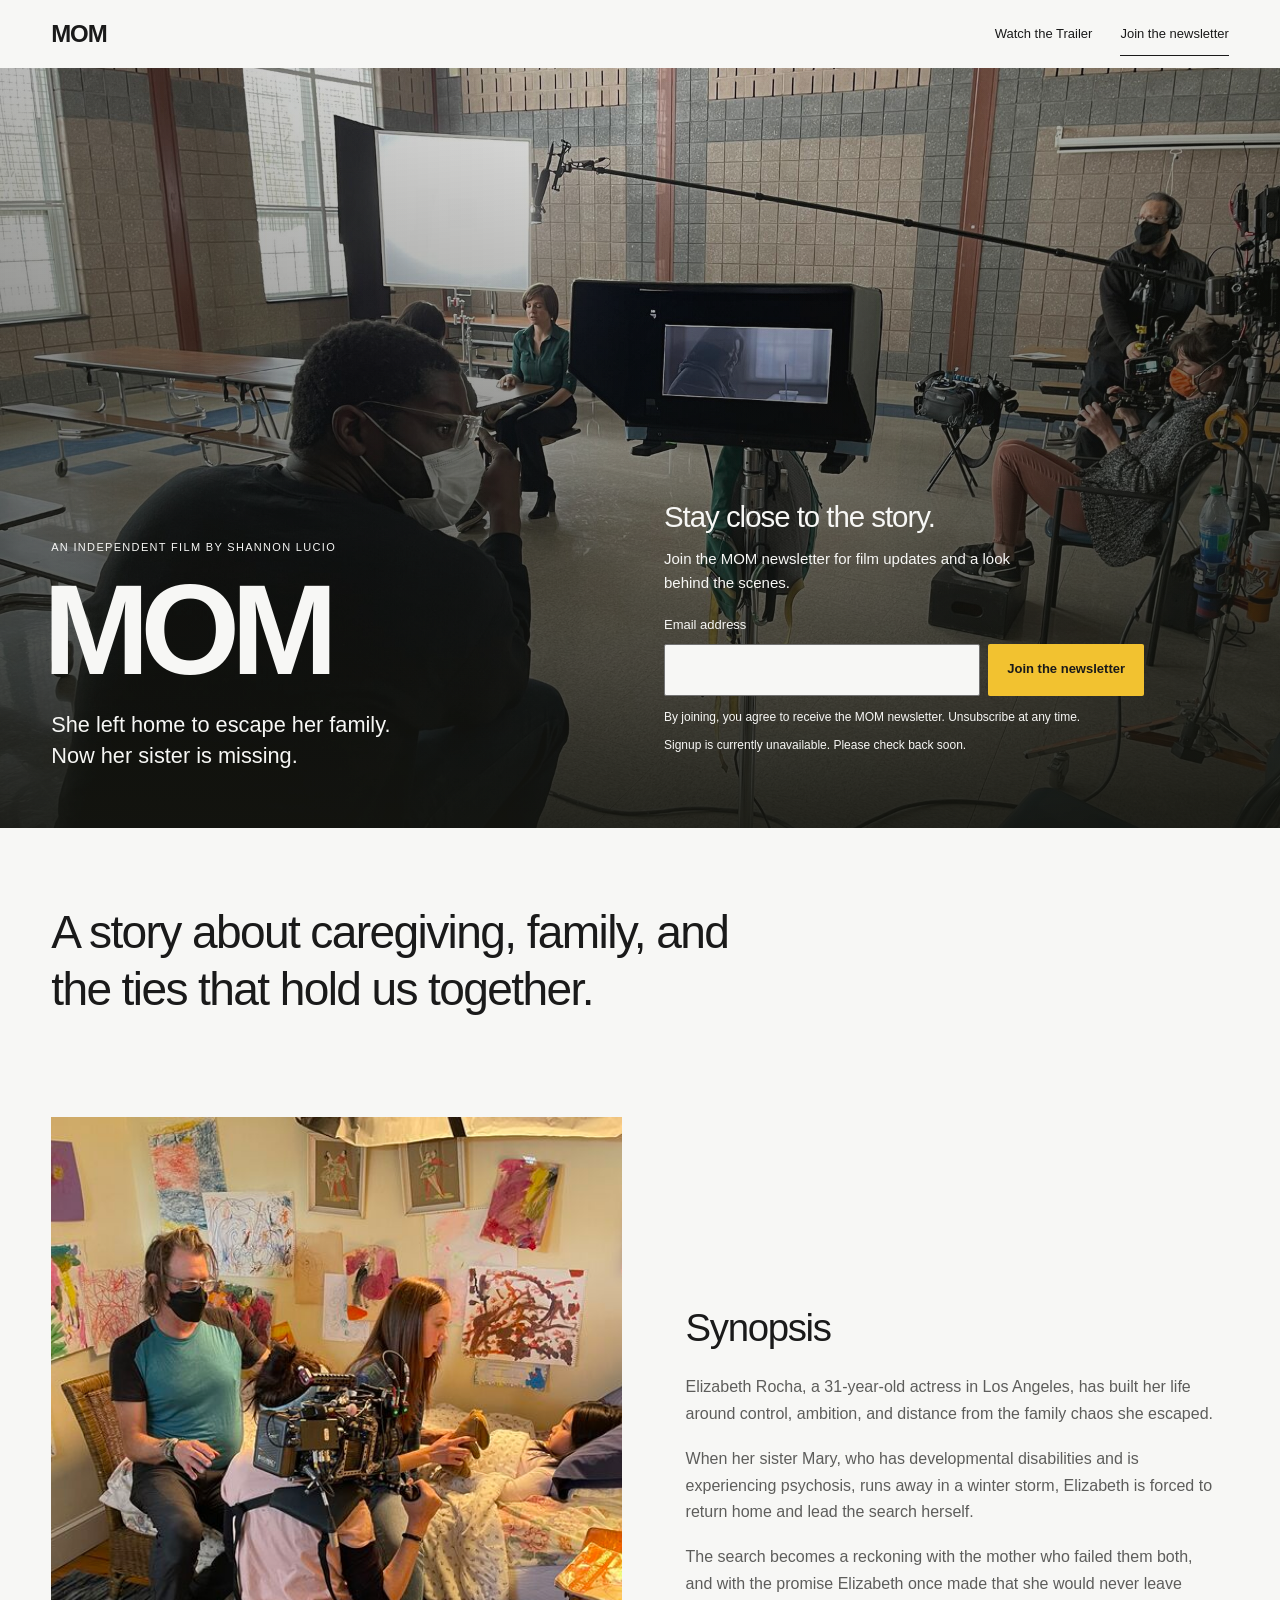
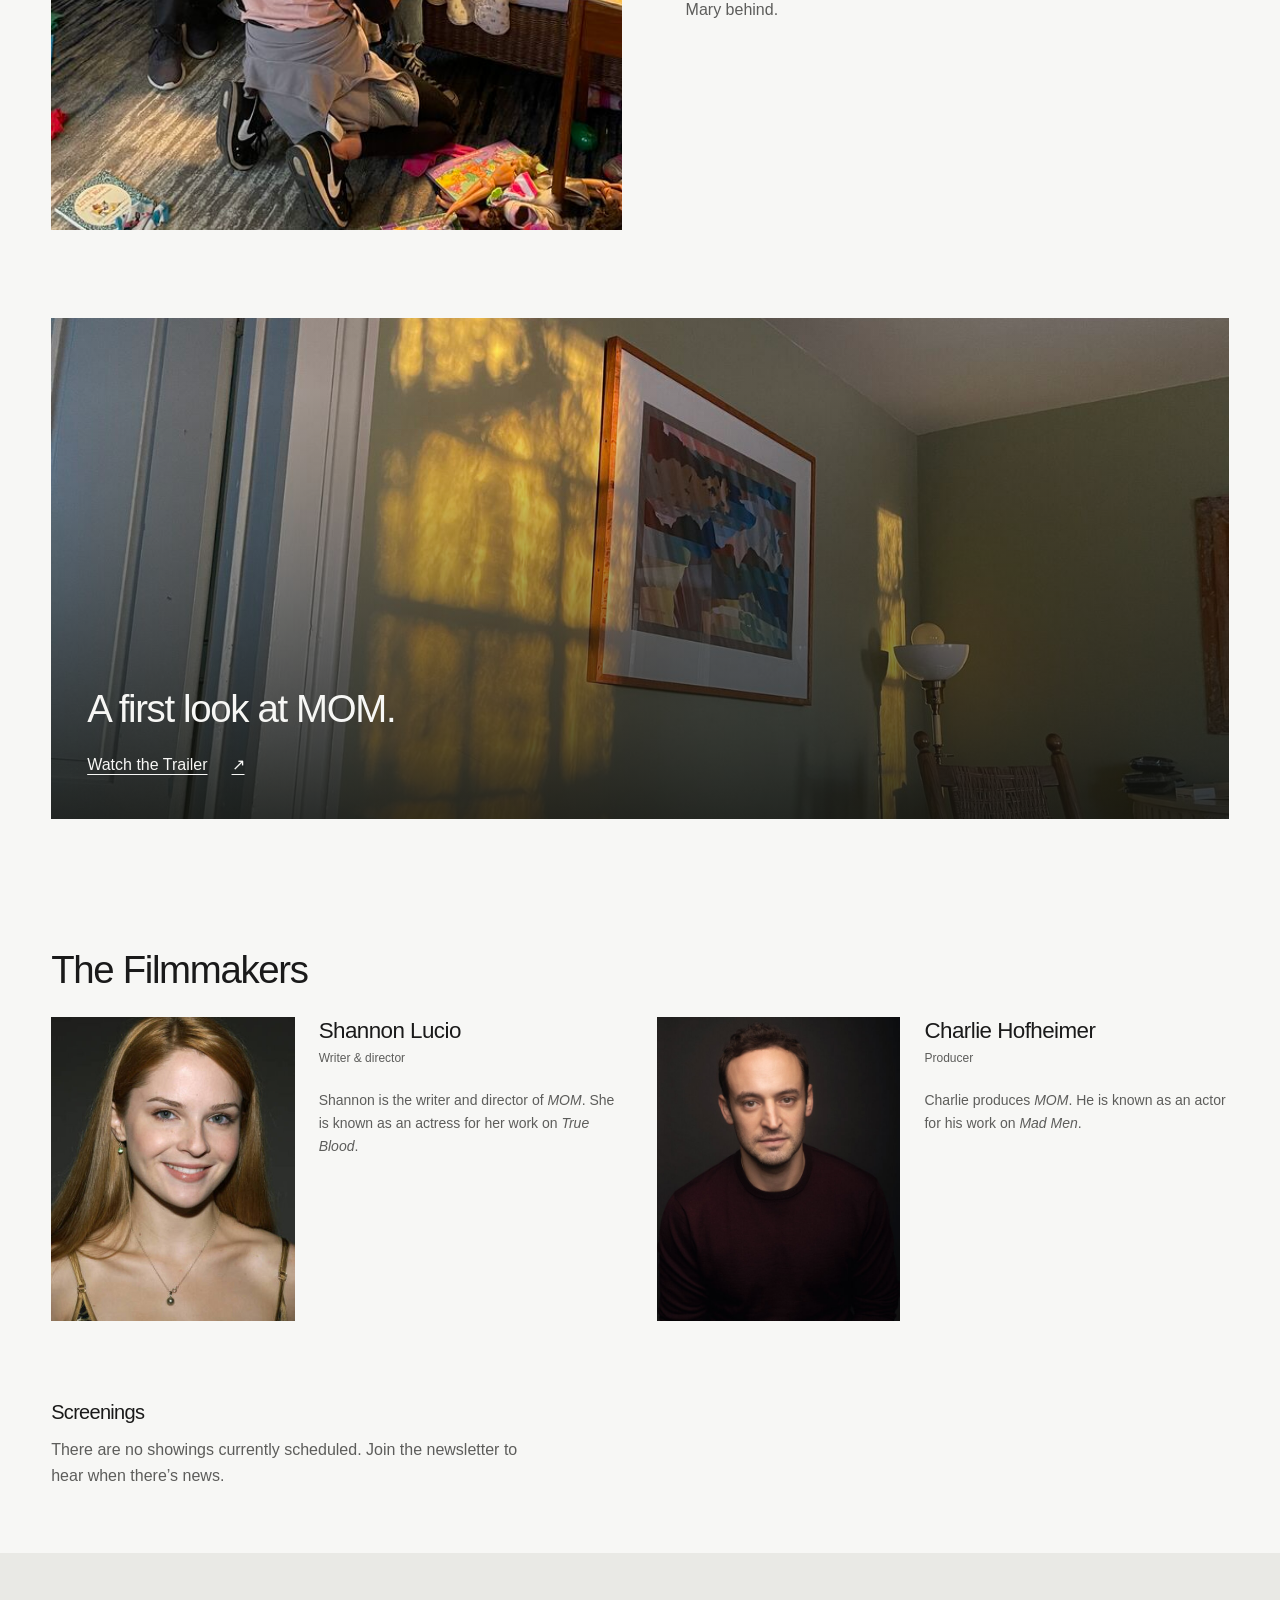
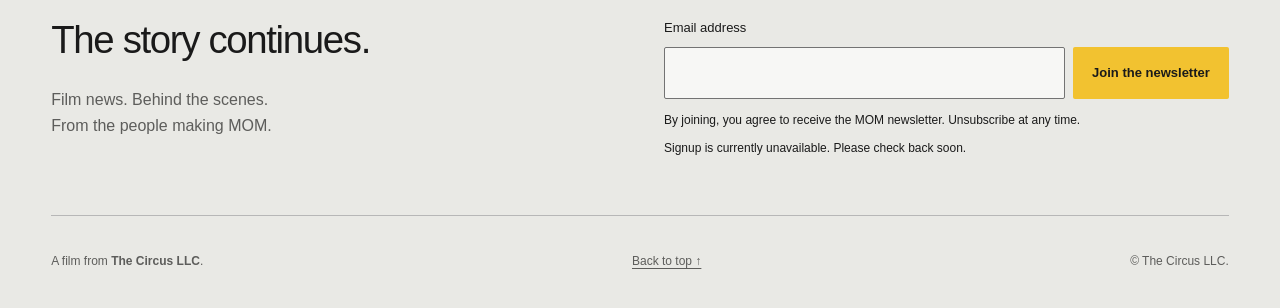
<file: index.html>
<!doctype html>
<html lang="en" data-theme="light">
<head>
  <meta charset="utf-8">
  <meta name="viewport" content="width=device-width, initial-scale=1">
  <title>MOM — a film</title>
  <meta name="description" content="MOM is an independent narrative feature about a woman who returns home to search for her missing sister, and the family she spent years trying to escape.">
  <meta name="theme-color" content="#f7f7f5">
  <link rel="stylesheet" href="assets/css/tokens.css">
  <link rel="stylesheet" href="assets/css/styles.css">
  <script src="assets/js/layout.js"></script>
  <script src="assets/js/signup-config.js" defer></script>
  <script src="assets/js/forms.js" defer></script>
  <script src="assets/js/motion.js" defer></script>
</head>
<body>
  <a class="skip-link" href="#main">Skip to content</a>
  <header class="site-header">
    <div class="wrap">
      <a class="wordmark" href="./" translate="no">MOM</a>
      <nav aria-label="Main navigation">
        <a href="watch/">Watch the Trailer</a>
        <a href="#newsletter" class="nav-signup">Join the newsletter</a>
      </nav>
    </div>
  </header>
  <main id="main">
    <section class="hero" aria-labelledby="film-title">
      <div class="hero-visual" aria-hidden="true"><img src="assets/img/hero-bts.jpg" alt="" width="1920" height="1440" fetchpriority="high"></div>
      <div class="wrap hero-inner">
        <div class="hero-copy">
          <p class="eyebrow">An independent film by Shannon Lucio</p>
          <h1 id="film-title" translate="no">MOM</h1>
          <p class="lead">She left home to escape her family.<br>Now her sister is missing.</p>
        </div>
        <div class="hero-signup" id="newsletter">
          <h2>Stay close to the story.</h2>
          <p>Join the MOM newsletter for film updates and a look behind the scenes.</p>
          <form id="hero-newsletter-form" class="newsletter-form" data-newsletter novalidate>
            <label for="hero-email">Email address</label>
            <div class="signup-row">
              <input id="hero-email" name="email" type="email" autocomplete="email" inputmode="email" spellcheck="false" required aria-describedby="hero-consent hero-status">
              <button type="submit" class="btn btn-primary" disabled>Join the newsletter</button>
            </div>
            <p class="consent" id="hero-consent">By joining, you agree to receive the MOM newsletter. Unsubscribe at any time.</p>
            <p class="form-status" id="hero-status" role="status" aria-live="polite">Signup is currently unavailable. Please check back soon.</p>
          </form>
        </div>
      </div>
    </section>
    <section id="blurb"><div class="wrap"><p class="blurb-text">A story about caregiving, family, and the ties that hold us together.</p></div></section>
    <section id="synopsis">
      <div class="wrap two-col">
        <figure class="section-photo"><img src="assets/img/synopsis.jpg" alt="Behind the scenes on the MOM proof-of-concept short" width="900" height="675" loading="lazy"></figure>
        <div class="body-copy">
          <h2>Synopsis</h2>
          <p>Elizabeth Rocha, a 31-year-old actress in Los Angeles, has built her life around control, ambition, and distance from the family chaos she escaped.</p>
          <p>When her sister Mary, who has developmental disabilities and is experiencing psychosis, runs away in a winter storm, Elizabeth is forced to return home and lead the search herself.</p>
          <p>The search becomes a reckoning with the mother who failed them both, and with the promise Elizabeth once made that she would never leave Mary behind.</p>
        </div>
      </div>
    </section>
    <section id="trailer"><div class="wrap"><div class="trailer-scene">
      <img src="assets/img/watch-section.jpg" alt="MOM production still, standing in for the trailer embed" width="1400" height="1050" loading="lazy">
      <div class="trailer-copy"><h2>A first look at MOM.</h2><a href="watch/" class="text-link">Watch the Trailer <span aria-hidden="true">↗</span></a></div>
    </div></div></section>
    <section id="filmmakers"><div class="wrap">
      <h2>The Filmmakers</h2>
      <div class="filmmakers-grid">
        <article class="filmmaker">
          <img class="filmmaker-photo" src="assets/img/shannon-lucio.jpg" alt="Shannon Lucio" width="444" height="700" loading="lazy">
          <div><h3>Shannon Lucio</h3><p class="role">Writer &amp; director</p><p class="bio">Shannon is the writer and director of <em>MOM</em>. She is known as an actress for her work on <em>True Blood</em>.</p></div>
        </article>
        <article class="filmmaker">
          <img class="filmmaker-photo" src="assets/img/charlie-hofheimer.jpg" alt="Charlie Hofheimer" width="560" height="700" loading="lazy">
          <div><h3>Charlie Hofheimer</h3><p class="role">Producer</p><p class="bio">Charlie produces <em>MOM</em>. He is known as an actor for his work on <em>Mad Men</em>.</p></div>
        </article>
      </div>
    </div></section>
    <section id="screenings"><div class="wrap screenings-inner"><h2>Screenings</h2><p>There are no showings currently scheduled. Join the newsletter to hear when there’s news.</p></div></section>
  </main>
  <footer class="site-footer"><div class="wrap footer-grid">
    <div class="footer-intro"><h2>The story continues.</h2><p>Film news. Behind the scenes.<br>From the people making MOM.</p></div>
    <div class="footer-col">
      <form id="newsletter-form" class="newsletter-form" data-newsletter novalidate>
        <!-- Retain existing field IDs/names/order for integration. Names are not requested by default. -->
        <input id="nf-first" name="first-name" type="hidden" value="">
        <input id="nf-last" name="last-name" type="hidden" value="">
        <label for="nf-email">Email address</label>
        <div class="signup-row">
          <input id="nf-email" name="email" type="email" autocomplete="email" inputmode="email" spellcheck="false" required aria-describedby="nf-consent nf-status">
          <button type="submit" class="btn btn-primary" disabled>Join the newsletter</button>
        </div>
        <p class="consent" id="nf-consent">By joining, you agree to receive the MOM newsletter. Unsubscribe at any time.</p>
        <p class="form-status" id="nf-status" role="status" aria-live="polite">Signup is currently unavailable. Please check back soon.</p>
      </form>
    </div>
    <div class="footer-legal"><p>A film from <strong>The Circus LLC</strong>.</p><a href="#main">Back to top ↑</a><p>&copy; The Circus LLC.</p></div>
  </div></footer>
</body>
</html>
</file>
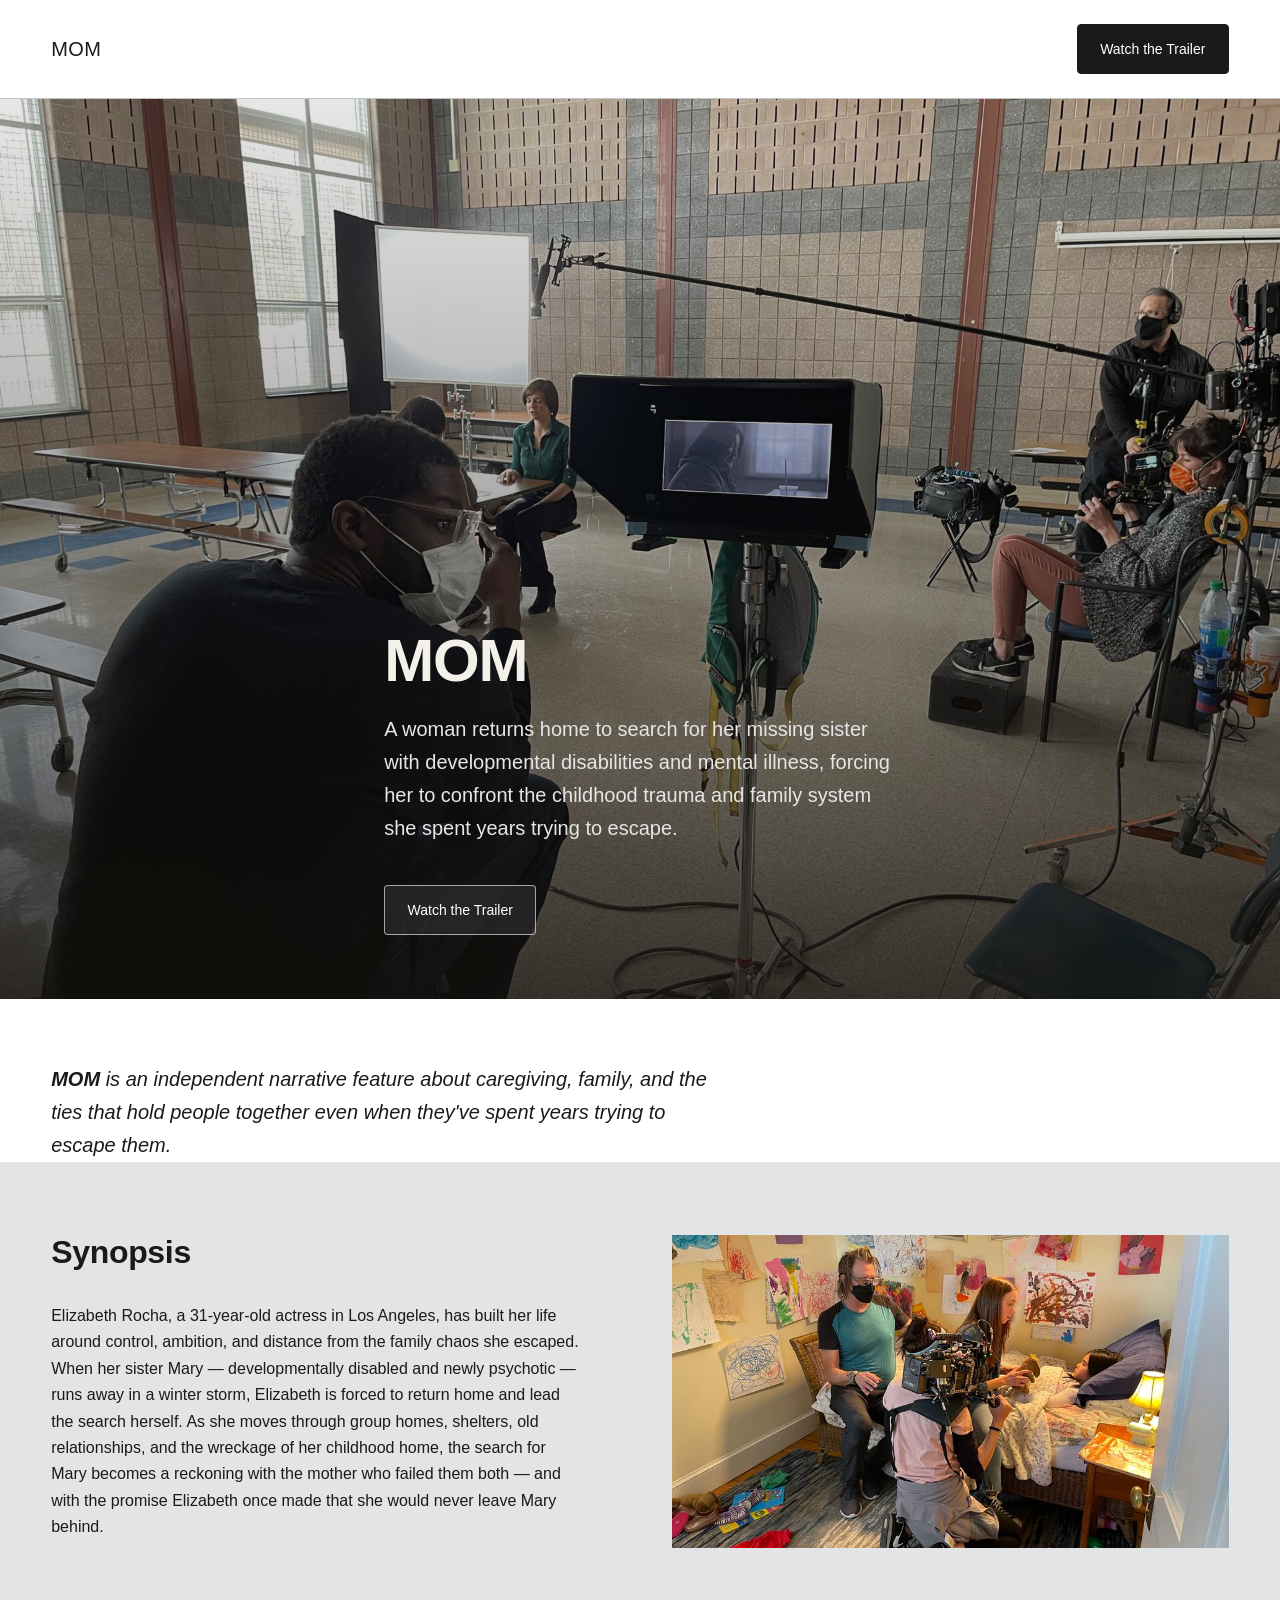
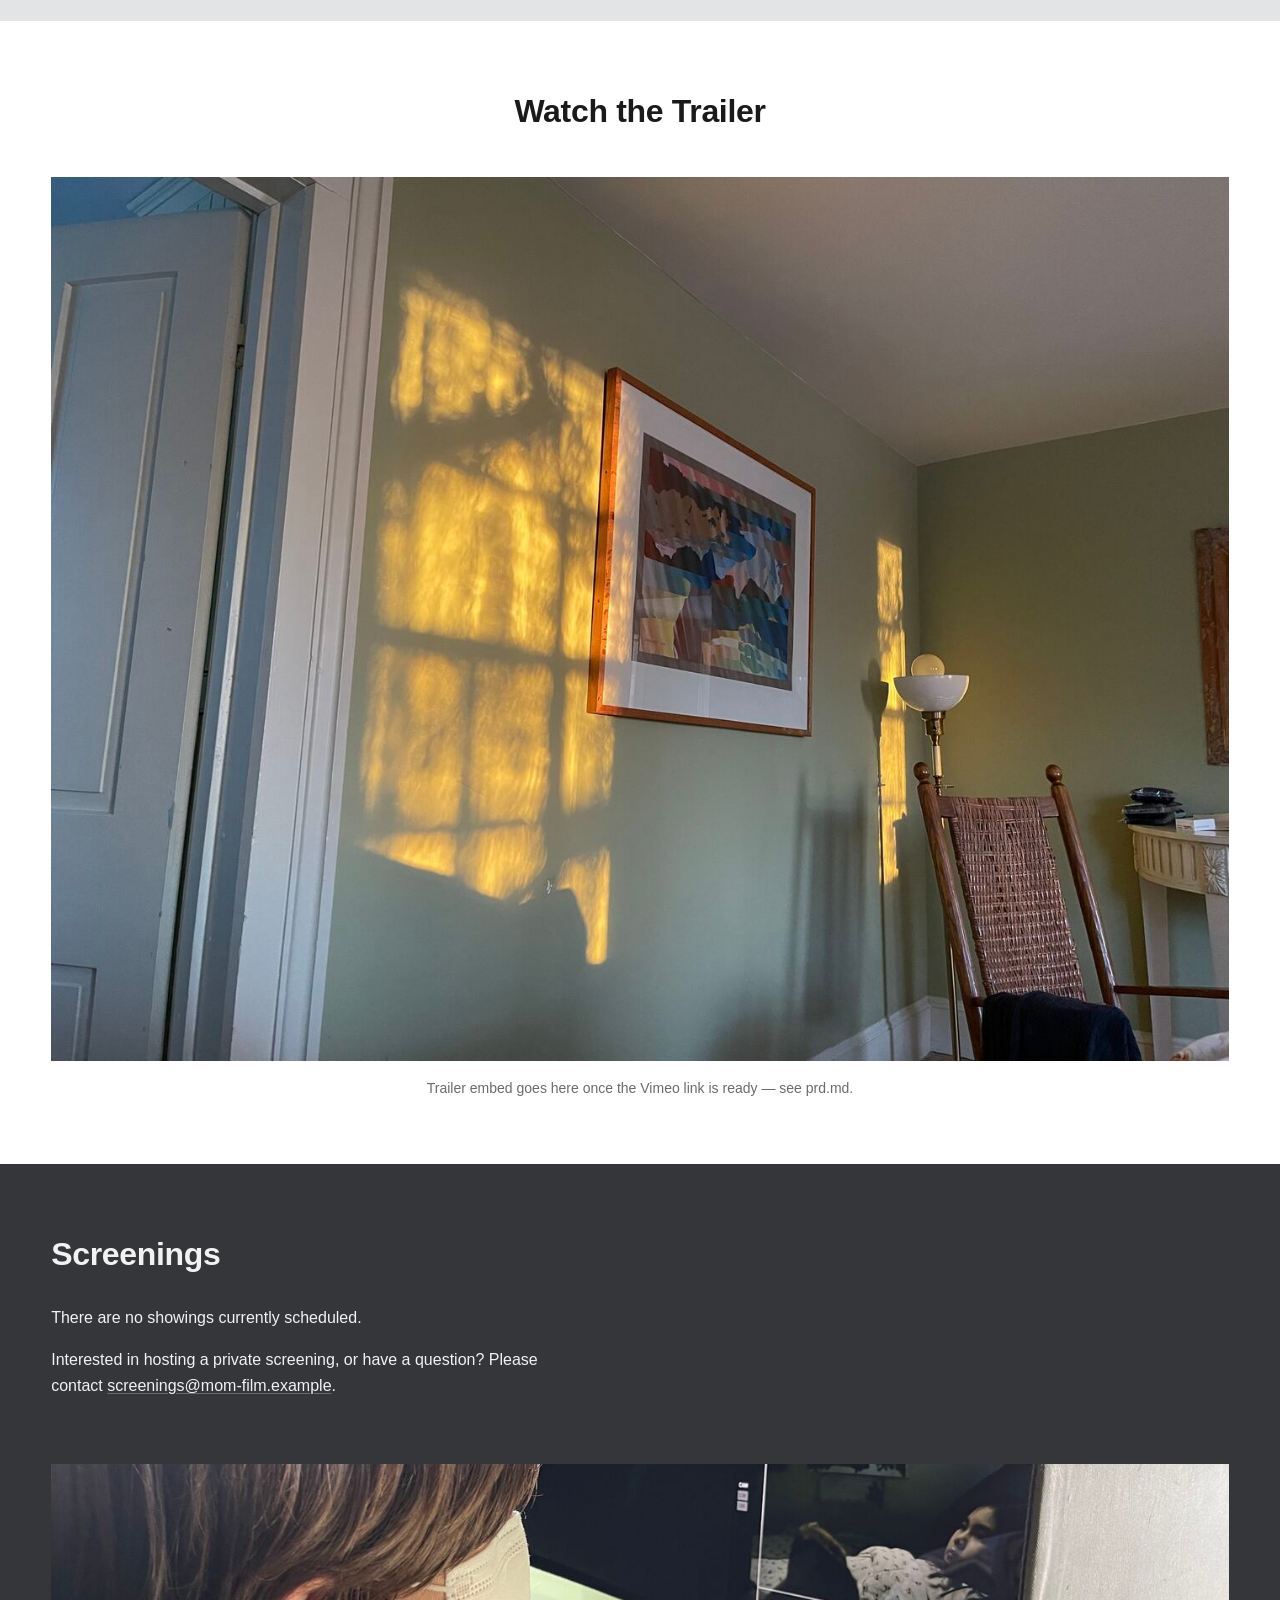
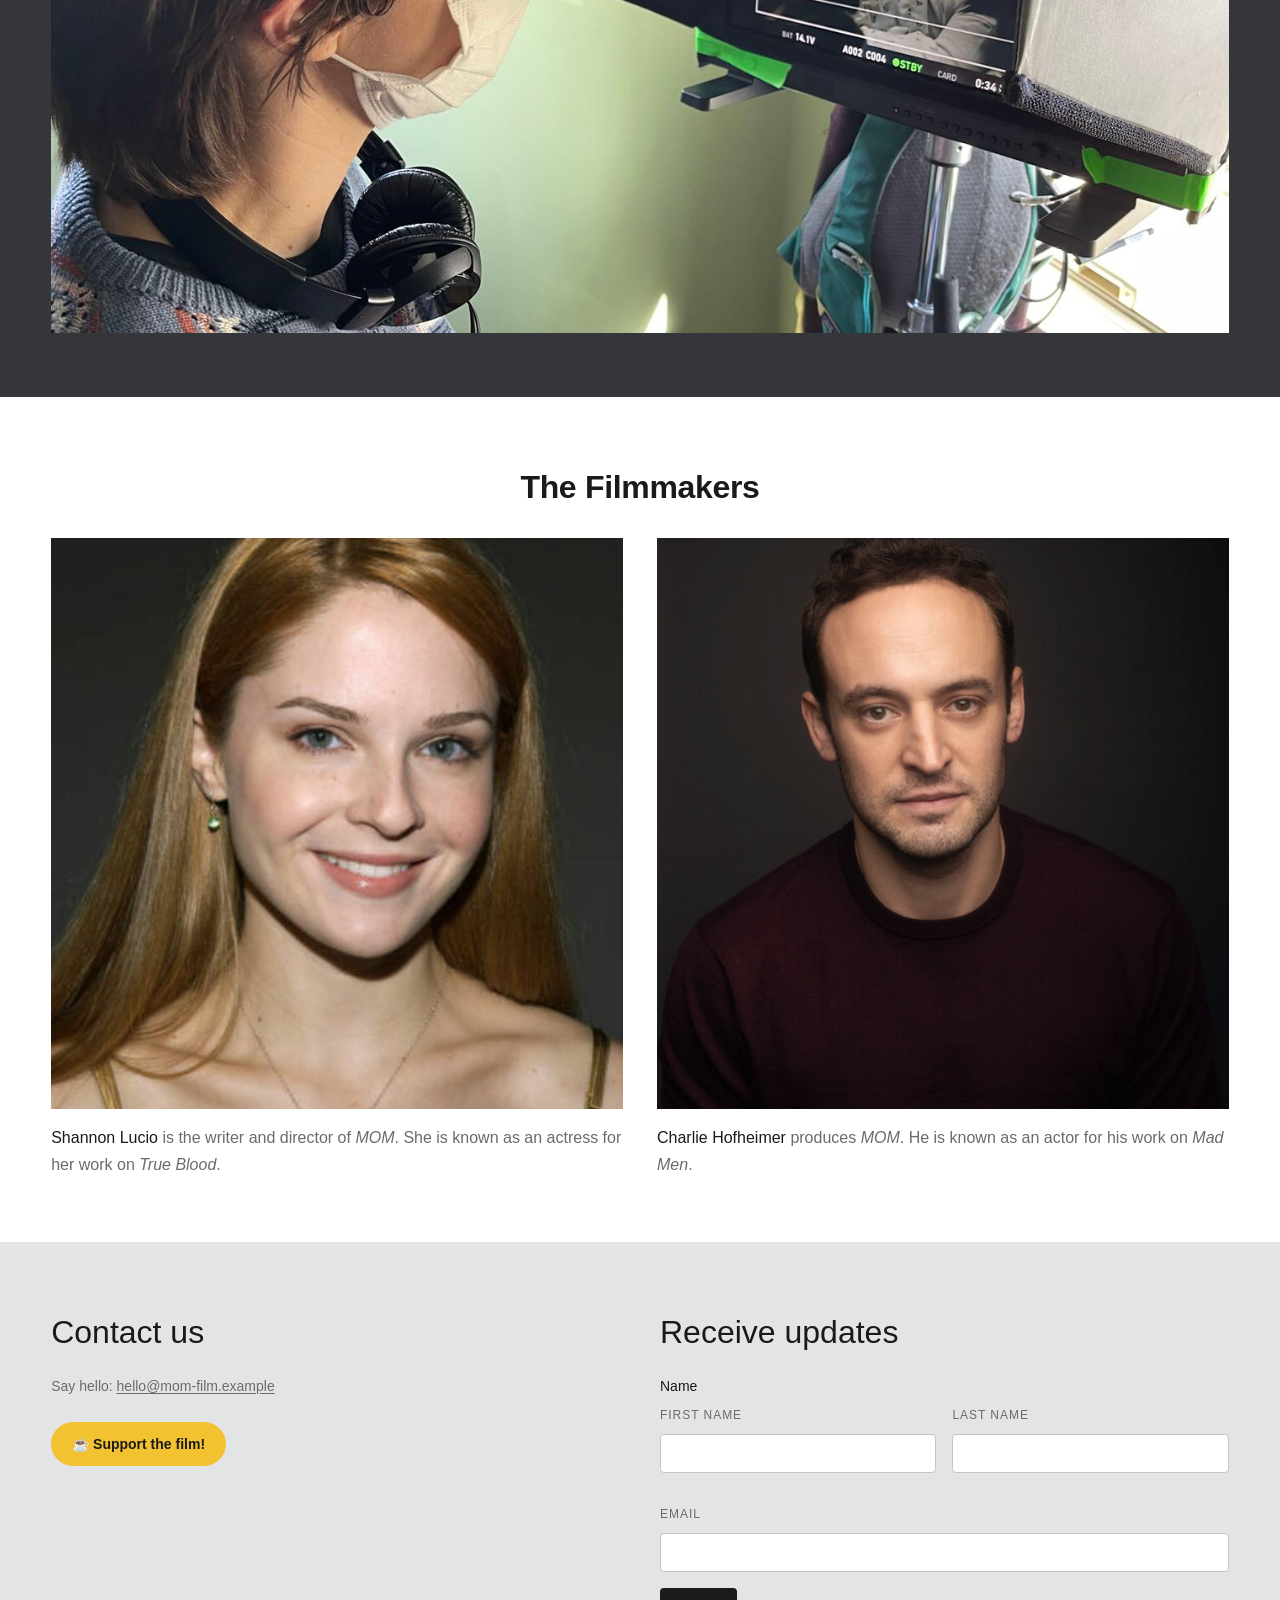
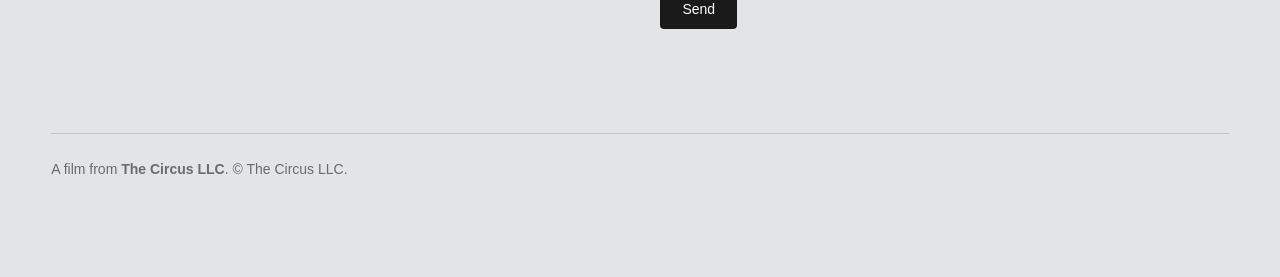
<file: v1/index.html>
<!doctype html>
<html lang="en" data-theme="light">
<head>
  <meta charset="utf-8">
  <meta name="viewport" content="width=device-width, initial-scale=1">
  <title>MOM — a film</title>
  <meta name="description" content="MOM is an independent narrative feature about a woman who returns home to search for her missing sister, and the family she spent years trying to escape.">
  <link rel="stylesheet" href="assets/css/tokens.css">
  <link rel="stylesheet" href="assets/css/styles.css">
  <script src="assets/js/layout.js"></script>
</head>
<body>

  <header class="site-header">
    <div class="wrap">
      <a class="wordmark" href="./">MOM</a>
      <nav>
        <a href="watch/" class="btn btn-primary">Watch the Trailer</a>
      </nav>
    </div>
  </header>

  <main>

    <section class="hero" style="border-top:none;">
      <div class="wrap hero-inner">
        <h1>MOM</h1>
        <p class="lead">A woman returns home to search for her missing sister with
          developmental disabilities and mental illness, forcing her to confront the
          childhood trauma and family system she spent years trying to escape.</p>
        <div class="cta-row">
          <a href="watch/" class="btn btn-primary">Watch the Trailer</a>
        </div>
      </div>
    </section>

    <section id="blurb" style="border-top:none;">
      <div class="wrap">
        <p class="blurb-text"><em><strong>MOM</strong> is an independent narrative feature
          about caregiving, family, and the ties that hold people together even when
          they've spent years trying to escape them.</em></p>
      </div>
    </section>

    <section id="synopsis" class="band-alt">
      <div class="wrap two-col">
        <div class="body-copy">
          <h2>Synopsis</h2>
          <p>Elizabeth Rocha, a 31-year-old actress in Los Angeles, has built her life
            around control, ambition, and distance from the family chaos she escaped.
            When her sister Mary — developmentally disabled and newly psychotic — runs
            away in a winter storm, Elizabeth is forced to return home and lead the
            search herself. As she moves through group homes, shelters, old
            relationships, and the wreckage of her childhood home, the search for Mary
            becomes a reckoning with the mother who failed them both — and with the
            promise Elizabeth once made that she would never leave Mary behind.</p>
        </div>
        <figure class="section-photo">
          <img src="assets/img/synopsis.jpg" alt="Behind the scenes on the MOM proof-of-concept short">
        </figure>
      </div>
    </section>

    <section id="trailer">
      <div class="wrap">
        <h2 class="text-center">Watch the Trailer</h2>
        <figure class="video-placeholder">
          <img src="assets/img/watch-section.jpg" alt="MOM production still, standing in for the trailer embed">
          <figcaption>Trailer embed goes here once the Vimeo link is ready — see prd.md.</figcaption>
        </figure>
      </div>
    </section>

    <section id="screenings" class="band-dark">
      <div class="wrap wrap-wide">
        <div class="body-copy">
          <h2>Screenings</h2>
          <p>There are no showings currently scheduled.</p>
          <p>Interested in hosting a private screening, or have a question? Please
            contact <a href="mailto:screenings@mom-film.example">screenings@mom-film.example</a>.
            <!-- placeholder address — swap for the real MOM screenings contact --></p>
        </div>
        <figure class="section-photo section-photo--wide">
          <img src="assets/img/screenings.jpg" alt="Behind the scenes on the MOM proof-of-concept short">
        </figure>
      </div>
    </section>

    <section id="filmmakers">
      <div class="wrap">
        <h2 class="text-center">The Filmmakers</h2>
        <div class="filmmakers-grid">
          <div class="filmmaker">
            <img class="filmmaker-photo" src="assets/img/shannon-lucio.jpg" alt="Shannon Lucio">
            <p class="bio"><strong>Shannon Lucio</strong> is the writer and director of
              <em>MOM</em>. She is known as an actress for her work on <em>True
              Blood</em>.</p>
          </div>
          <div class="filmmaker">
            <img class="filmmaker-photo" src="assets/img/charlie-hofheimer.jpg" alt="Charlie Hofheimer">
            <p class="bio"><strong>Charlie Hofheimer</strong> produces <em>MOM</em>. He
              is known as an actor for his work on <em>Mad Men</em>.</p>
          </div>
        </div>
      </div>
    </section>

  </main>

  <footer class="site-footer band-alt">
    <div class="wrap footer-grid">
      <div class="footer-col">
        <h2>Contact us</h2>
        <p>Say hello: <a href="mailto:hello@mom-film.example">hello@mom-film.example</a></p>
        <!-- placeholder address — swap for the real MOM contact email -->
        <a href="#" class="btn btn-pill">☕ Support the film!</a>
        <!-- placeholder link — swap for the real support/donate destination -->
      </div>
      <div class="footer-col">
        <h2>Receive updates</h2>
        <form id="newsletter-form" novalidate>
          <div class="field-group">
            <span class="field-group-label">Name</span>
            <div class="field-row">
              <div class="field">
                <label for="nf-first">First Name</label>
                <input id="nf-first" name="first-name" type="text" autocomplete="given-name">
              </div>
              <div class="field">
                <label for="nf-last">Last Name</label>
                <input id="nf-last" name="last-name" type="text" autocomplete="family-name">
              </div>
            </div>
          </div>
          <div class="field">
            <label for="nf-email">Email</label>
            <input id="nf-email" name="email" type="email" autocomplete="email">
          </div>
          <button type="submit" class="btn">Send</button>
        </form>
        <!-- placeholder form — no real backend wired up yet, see prd.md -->
      </div>
      <p class="footer-legal">A film from <strong>The Circus LLC</strong>. &copy; The Circus LLC.</p>
    </div>
  </footer>

  <script>
    document.getElementById('newsletter-form').addEventListener('submit', function (e) {
      e.preventDefault();
      this.querySelector('button').textContent = 'Thanks!';
    });
  </script>

</body>
</html>
</file>
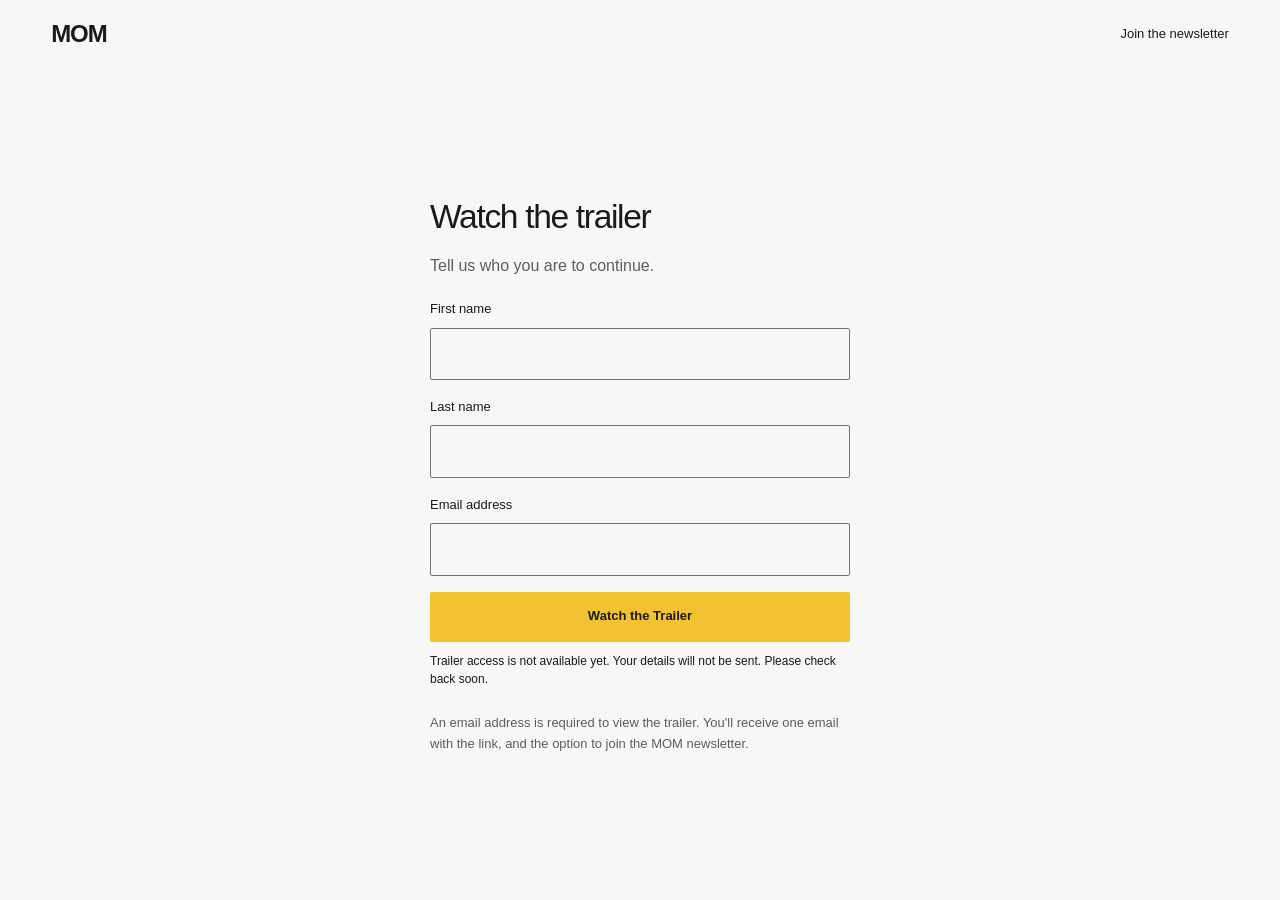
<file: watch/index.html>
<!doctype html>
<html lang="en" data-theme="light">
<head>
  <meta charset="utf-8">
  <meta name="viewport" content="width=device-width, initial-scale=1">
  <title>Watch the Trailer — MOM</title>
  <meta name="description" content="Enter your email to watch the MOM trailer.">
  <meta name="theme-color" content="#f7f7f5">
  <link rel="stylesheet" href="../assets/css/tokens.css">
  <link rel="stylesheet" href="../assets/css/styles.css">
  <script src="../assets/js/layout.js"></script>
  <script src="../assets/js/forms.js" defer></script>
</head>
<body>
  <a class="skip-link" href="#main">Skip to content</a>
  <header class="site-header"><div class="wrap"><a class="wordmark" href="../">MOM</a><nav aria-label="Main navigation"><a href="../#newsletter">Join the newsletter</a></nav></div></header>
  <main class="watch-page" id="main"><div class="wrap"><div class="watch-card">
    <h1>Watch the trailer</h1>
    <p class="lead">Tell us who you are to continue.</p>
    <form id="watch-form" novalidate>
      <div class="field"><label for="first-name">First name</label><input id="first-name" name="first-name" type="text" autocomplete="given-name" required aria-describedby="watch-status"></div>
      <div class="field"><label for="last-name">Last name</label><input id="last-name" name="last-name" type="text" autocomplete="family-name" required aria-describedby="watch-status"></div>
      <div class="field"><label for="email">Email address</label><input id="email" name="email" type="email" autocomplete="email" inputmode="email" spellcheck="false" required aria-describedby="watch-status watch-disclosure"></div>
      <button type="submit" class="btn btn-primary" disabled>Watch the Trailer</button>
      <p id="watch-status" class="form-status" role="status" aria-live="polite">Trailer access is not available yet. Your details will not be sent. Please check back soon.</p>
    </form>
    <p class="disclosure" id="watch-disclosure">An email address is required to view the trailer. You'll receive one email with the link, and the option to join the MOM newsletter.</p>
    <div id="reveal" hidden><a id="trailer-link" hidden>Watch on Vimeo</a></div>
  </div></div></main>
</body>
</html>
</file>
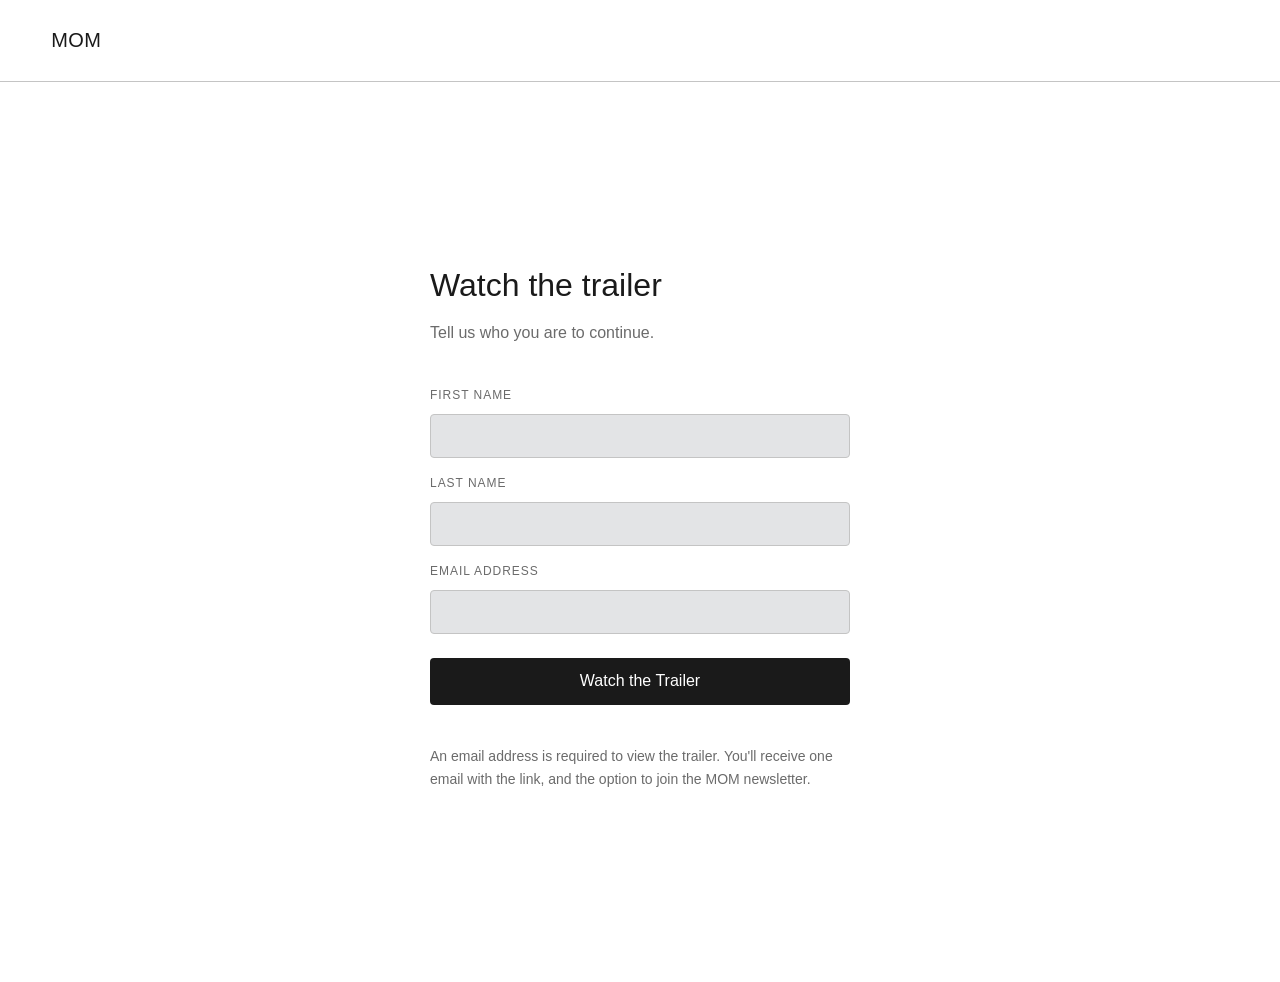
<file: v1/watch/index.html>
<!doctype html>
<html lang="en" data-theme="light">
<head>
  <meta charset="utf-8">
  <meta name="viewport" content="width=device-width, initial-scale=1">
  <title>Watch the Trailer — MOM</title>
  <meta name="description" content="Enter your email to watch the MOM trailer.">
  <link rel="stylesheet" href="../assets/css/tokens.css">
  <link rel="stylesheet" href="../assets/css/styles.css">
  <script src="../assets/js/layout.js"></script>
</head>
<body>

  <header class="site-header">
    <div class="wrap">
      <a class="wordmark" href="../">MOM</a>
    </div>
  </header>

  <main class="watch-page">
    <div class="wrap">
      <div class="watch-card">

        <h1>Watch the trailer</h1>
        <p class="lead">Tell us who you are to continue.</p>

        <form id="watch-form" novalidate>
          <div class="field">
            <label for="first-name">First name</label>
            <input id="first-name" name="first-name" type="text" autocomplete="given-name" required>
          </div>
          <div class="field">
            <label for="last-name">Last name</label>
            <input id="last-name" name="last-name" type="text" autocomplete="family-name" required>
          </div>
          <div class="field">
            <label for="email">Email address</label>
            <input id="email" name="email" type="email" autocomplete="email" required>
          </div>
          <button type="submit" class="btn">Watch the Trailer</button>
        </form>

        <p class="disclosure">
          An email address is required to view the trailer. You'll receive one email
          with the link, and the option to join the MOM newsletter.
        </p>

        <div id="reveal" class="reveal" role="status">
          <p>Thanks — here's the trailer:</p>
          <p>
            <a id="trailer-link" href="#" target="_blank" rel="noopener">
              Watch on Vimeo
            </a>
          </p>
        </div>

      </div>
    </div>
  </main>

  <script>
    // Placeholder gate — v1 only. Reveals the link client-side on submit;
    // does not send email or capture addresses yet. Replace with a real
    // backend (Substack embed, or a form service) before public launch.
    // See prd.md "Open questions" for the real Vimeo URL, still TBD.
    const TRAILER_URL = "https://vimeo.com/PLACEHOLDER";

    document.getElementById("watch-form").addEventListener("submit", function (e) {
      e.preventDefault();
      const link = document.getElementById("trailer-link");
      link.href = TRAILER_URL;
      document.getElementById("reveal").classList.add("is-visible");
      document.getElementById("reveal").scrollIntoView({ behavior: "smooth", block: "nearest" });
    });
  </script>

</body>
</html>
</file>
<file: assets/css/tokens.css>
/* MOM site — design tokens.
   Matches forward.movie's actual palette/rhythm directly (per user decision
   2026-09-01, dropping the earlier letterform-cartographer token borrow —
   restrained neutral grayscale with alternating white/gray/charcoal section
   bands, one small warm accent reserved for a single secondary CTA). */

:root {
  /* Color */
  --bg: #f7f7f5;
  --ink: #1a1a1a;
  --dim: #c4c4c4;
  --rule: #5d5d5b;
  --panel: #e9e9e5;
  --band-dark: #35363a;
  --band-dark-ink: #f2f2f2;
  --band-dark-rule: #b8b8b8;
  --accent: #f2c230;
  --accent-ink: #1a1a1a;

  /* Type */
  --font-body: -apple-system, BlinkMacSystemFont, "Segoe UI", Helvetica, Arial, sans-serif;
  --font-mono: ui-monospace, SFMono-Regular, Consolas, monospace;

  --text-hero: clamp(2.25rem, 5.5vw, 3.75rem);
  --text-h2: clamp(1.5rem, 3vw, 2rem);
  --text-lead: 1.25rem;
  --text-body: 1rem;
  --text-small: 0.875rem;
  --text-label: 0.75rem;

  --leading-tight: 1.2;
  --leading-body: 1.65;

  --weight-regular: 400;
  --weight-medium: 500;
  --weight-bold: 700;

  --tracking-label: 0.08em;

  /* Spacing */
  --space-xs: 8px;
  --space-sm: 16px;
  --space-md: 24px;
  --space-lg: 40px;
  --space-xl: 64px;
  --space-2xl: 96px;

  /* Measured from forward.movie's live DOM: content width is 1310px at a
     1440px viewport and 1400px at 1900px — a wide container whose side
     padding grows with the window, not a fixed narrow column. */
  --content-max: 1400px;
  --page-x: clamp(24px, 8vw, 240px);

  /* Shape */
  --radius-sm: 4px;
  --radius-md: 4px;

  /* Motion */
  --ease-fast: 0.15s ease;
  --ease-normal: 0.25s ease;
}
</file>
<file: assets/css/styles.css>
/* MOM v2. Existing measured .wrap geometry remains unchanged.
   Layers: photographic visual 0, scrim 1, content 2, skip link 3. */
*, *::before, *::after { box-sizing: border-box; }
html { color-scheme: light; scroll-behavior: smooth; }
body { margin: 0; background: var(--bg); color: var(--ink); font: var(--weight-regular) var(--text-body)/var(--leading-body) var(--font-body); }
a { color: inherit; text-underline-offset: .25em; transition: color .18s ease, background-color .18s ease; }
a:hover { color: var(--rule); }
a:focus-visible, button:focus-visible, input:focus-visible { outline: 2px solid currentColor; outline-offset: 4px; }
button, a { touch-action: manipulation; -webkit-tap-highlight-color: #f2c23055; }
button { cursor: pointer; }
button:disabled { cursor: wait; opacity: .7; }
input { min-width: 0; }
p { margin: 0 0 1.2em; }
h1, h2, h3 { text-wrap: balance; }
section { padding: 64px 0; scroll-margin-top: 24px; }
h2 { margin: 0 0 24px; font-size: clamp(1.75rem, 3vw, 2.6rem); line-height: 1.18; font-weight: 500; letter-spacing: -.035em; }
h3 { margin: 0 0 4px; font-size: 1.4rem; line-height: 1.25; font-weight: 500; letter-spacing: -.025em; }
.wrap { max-width: var(--content-max); margin: 0 auto; padding: 0 var(--page-x-live, var(--page-x)); }
.skip-link { position: absolute; top: 12px; left: 12px; padding: 12px; background: var(--bg); color: var(--ink); z-index: 3; transform: translateY(-160%); }
.skip-link:focus { transform: none; }
.site-header { padding: 12px 0; }
.site-header .wrap { display: flex; align-items: center; justify-content: space-between; gap: 16px; }
.wordmark { font-size: 24px; font-weight: 750; letter-spacing: -.045em; text-decoration: none; }
.site-header nav { display: flex; align-items: center; gap: 28px; font-size: 13px; }
.site-header nav a { display: inline-flex; align-items: center; min-height: 44px; text-decoration: none; }
.site-header nav .nav-signup { border-bottom: 1px solid currentColor; }
.hero { position: relative; isolation: isolate; overflow: hidden; min-height: min(760px, calc(100svh - 68px)); display: flex; align-items: flex-end; padding: 56px 0; color: #f7f7f5; background: #20211e; }
.hero-visual { position: absolute; inset: -36px 0; z-index: 0; }
.hero-visual img { width: 100%; height: 100%; display: block; object-fit: cover; object-position: center 36%; }
.hero::after { content: ''; position: absolute; inset: 0; z-index: 1; background: linear-gradient(180deg, #14151012 0%, #14151040 30%, #141510e8 100%), linear-gradient(90deg, #14151040, #14151005 50%, #14151065); pointer-events: none; }
.hero-inner { position: relative; z-index: 2; width: 100%; display: grid; grid-template-columns: 1fr 1fr; align-items: end; gap: 48px; }
.eyebrow { font-size: 11px; letter-spacing: .12em; text-transform: uppercase; margin-bottom: 20px; }
.hero h1 { font-size: clamp(5.5rem, 10vw, 9rem); line-height: .85; font-weight: 750; letter-spacing: -.07em; margin: 0 0 24px -.065em; }
.hero .lead { font-size: clamp(1.1rem, 1.7vw, 1.4rem); line-height: 1.45; margin: 0; max-width: 32ch; }
.hero-signup { max-width: 480px; scroll-margin-top: 24px; }
.hero-signup h2 { font-size: clamp(1.5rem, 2.3vw, 2rem); margin-bottom: 12px; }
.hero-signup > p { max-width: 42ch; font-size: 15px; }
.newsletter-form label { display: block; font-size: 13px; margin-bottom: 8px; }
.signup-row { display: grid; grid-template-columns: minmax(0, 1fr) auto; gap: 8px; }
.signup-row input { width: 100%; min-height: 50px; padding: 12px; background: #f7f7f5; color: #1a1a1a; border: 1px solid #737373; border-radius: 2px; font: inherit; }
.signup-row input:focus-visible { outline-color: var(--accent); }
.btn { display: inline-flex; justify-content: center; align-items: center; min-height: 50px; border-radius: 2px; border: 1px solid transparent; padding: 12px 18px; font: 600 13px/1.3 var(--font-body); text-decoration: none; transition: background-color .18s ease, color .18s ease; }
.btn-primary { background: var(--accent); color: var(--accent-ink); }
.btn-primary:hover { background: #ffda69; color: #1a1a1a; }
.btn:active { background: #dfb125; }
.consent { font-size: 12px; line-height: 1.5; margin: 12px 0 0; }
.form-status { min-height: 3em; font-size: 12px; line-height: 1.5; margin: 10px 0 0; overflow-wrap: anywhere; }
.form-status[data-state='error'], .form-status[data-state='invalid'] { font-weight: 650; }
input[aria-invalid='true'] { border: 2px solid currentColor; }
#blurb { padding: 76px 0 36px; }
.blurb-text { max-width: 29ch; font-size: clamp(1.8rem, 3.6vw, 3.2rem); letter-spacing: -.035em; line-height: 1.23; margin: 0; text-wrap: pretty; }
.two-col { display: grid; grid-template-columns: 1.05fr 1fr; align-items: center; gap: clamp(32px, 5vw, 72px); }
.body-copy { max-width: 60ch; }
.body-copy p { color: var(--rule); }
.section-photo { margin: 0; }
.section-photo img { display: block; width: 100%; height: auto; aspect-ratio: 4/5; object-fit: cover; }
#trailer { padding-top: 24px; }
.trailer-scene { position: relative; isolation: isolate; overflow: hidden; }
.trailer-scene > img { display: block; width: 100%; height: auto; aspect-ratio: 2.35/1; object-fit: cover; object-position: center 45%; }
.trailer-scene::after { content: ''; position: absolute; inset: 0; z-index: 0; background: linear-gradient(0deg, #141510d9, #14151005 85%); }
.trailer-copy { position: absolute; z-index: 1; bottom: 32px; left: 36px; right: 36px; color: #f7f7f5; }
.trailer-copy h2 { margin-bottom: 12px; }
.text-link { display: inline-flex; align-items: center; gap: 24px; min-height: 44px; }
.text-link:hover { color: var(--accent); }
.filmmakers-grid { display: grid; grid-template-columns: 1fr 1fr; gap: 34px; }
.filmmaker { display: grid; grid-template-columns: minmax(100px, .8fr) 1fr; align-items: start; gap: 24px; }
.filmmaker-photo { display: block; width: 100%; height: auto; aspect-ratio: 4/5; object-fit: cover; object-position: center 20%; }
.role { font-size: 12px; margin-bottom: 20px; color: var(--rule); }
.bio { font-size: 14px; color: var(--rule); margin: 0; }
#screenings { padding-top: 16px; }
.screenings-inner { border-top: 0; }
.screenings-inner h2 { font-size: 1.25rem; margin-bottom: 12px; }
.screenings-inner p { max-width: 54ch; color: var(--rule); margin: 0; }
.site-footer { padding: 64px 0 24px; background: var(--panel); }
.footer-grid { display: grid; grid-template-columns: 1fr 1fr; gap: 40px 48px; }
.footer-intro p { color: var(--rule); }
.footer-legal { grid-column: 1/-1; border-top: 1px solid #b7b7b7; padding-top: 24px; display: flex; flex-wrap: wrap; align-items: center; justify-content: space-between; gap: 12px; font-size: 12px; color: var(--rule); }
.footer-legal p { margin: 0; }
.footer-legal a { display: inline-flex; align-items: center; min-height: 44px; }
.watch-page { min-height: calc(100svh - 68px); display: flex; align-items: center; padding: 48px 0; }
.watch-page > .wrap { width: 100%; }
.watch-card { width: 100%; max-width: 420px; margin: 0 auto; }
.watch-card h1 { font-size: 2.1rem; font-weight: 500; letter-spacing: -.04em; line-height: 1.15; margin: 0 0 16px; }
.watch-card .lead, .disclosure { color: var(--rule); }
.field { margin-bottom: 16px; }
.field label { display: block; margin-bottom: 8px; font-size: 13px; }
.field input { width: 100%; min-height: 50px; padding: 12px; font: inherit; color: var(--ink); background: var(--bg); border: 1px solid #737373; border-radius: 2px; }
.watch-card .btn { width: 100%; }
.disclosure { font-size: 13px; margin-top: 24px; }
@media (max-width: 1100px) { .signup-row { grid-template-columns: 1fr; } .filmmaker { grid-template-columns: 1fr; } .filmmaker-photo { aspect-ratio: 1/1; } }
@media (max-width: 767px) {
  section { padding: 40px 0; }
  .site-header nav { gap: 0; font-size: 12px; }
  .site-header .nav-signup { display: none; }
  .hero { min-height: 0; padding: 142px 0 28px; }
  .hero-visual { inset: 0; }
  .hero-visual img { object-position: 54% 25%; }
  .hero::after { background: linear-gradient(180deg, #1415100a 0%, #14151099 32%, #141510f2 65%); }
  .hero-inner { grid-template-columns: 1fr; gap: 32px; }
  .eyebrow { font-size: 10px; margin-bottom: 16px; }
  .hero h1 { font-size: 5.8rem; margin-bottom: 18px; }
  .hero .lead { font-size: 16px; }
  .hero-signup h2 { font-size: 23px; }
  .hero-signup > p { font-size: 14px; margin-bottom: 18px; }
  .hero-signup { max-width: none; }
  .signup-row { grid-template-columns: 1fr; }
  .btn { font-size: 14px; }
  #blurb { padding: 48px 0 12px; }
  .two-col { grid-template-columns: 1fr; gap: 28px; }
  .section-photo img { aspect-ratio: 4/3; }
  .trailer-scene > img { aspect-ratio: 4/5; }
  .trailer-copy { left: 24px; right: 24px; bottom: 24px; }
  .trailer-copy h2 { font-size: 28px; }
  .filmmakers-grid { gap: 36px; grid-template-columns: 1fr; }
  .filmmaker { gap: 18px; }
  .filmmaker-photo { aspect-ratio: 1/1; }
  .footer-grid { grid-template-columns: 1fr; gap: 24px; }
  .site-footer { padding-top: 44px; }
  .footer-legal { align-items: flex-start; flex-direction: column; }
}
@media (prefers-reduced-motion: reduce) { html { scroll-behavior: auto; } *, *::before, *::after { transition: none !important; animation: none !important; } .hero-visual { transform: none !important; } }
</file>
<file: v1/assets/css/tokens.css>
/* MOM site — design tokens.
   Matches forward.movie's actual palette/rhythm directly (per user decision
   2026-09-01, dropping the earlier letterform-cartographer token borrow —
   restrained neutral grayscale with alternating white/gray/charcoal section
   bands, one small warm accent reserved for a single secondary CTA). */

:root {
  /* Color */
  --bg: #ffffff;
  --ink: #1a1a1a;
  --dim: #c4c4c4;
  --rule: #6b6b6b;
  --panel: #e3e4e6;
  --band-dark: #35363a;
  --band-dark-ink: #f2f2f2;
  --band-dark-rule: #b8b8b8;
  --accent: #f2c230;
  --accent-ink: #1a1a1a;

  /* Type */
  --font-body: -apple-system, BlinkMacSystemFont, "Segoe UI", Helvetica, Arial, sans-serif;
  --font-mono: ui-monospace, SFMono-Regular, Consolas, monospace;

  --text-hero: clamp(2.25rem, 5.5vw, 3.75rem);
  --text-h2: clamp(1.5rem, 3vw, 2rem);
  --text-lead: 1.25rem;
  --text-body: 1rem;
  --text-small: 0.875rem;
  --text-label: 0.75rem;

  --leading-tight: 1.2;
  --leading-body: 1.65;

  --weight-regular: 400;
  --weight-medium: 500;
  --weight-bold: 700;

  --tracking-label: 0.08em;

  /* Spacing */
  --space-xs: 8px;
  --space-sm: 16px;
  --space-md: 24px;
  --space-lg: 40px;
  --space-xl: 64px;
  --space-2xl: 96px;

  /* Measured from forward.movie's live DOM: content width is 1310px at a
     1440px viewport and 1400px at 1900px — a wide container whose side
     padding grows with the window, not a fixed narrow column. */
  --content-max: 1400px;
  --page-x: clamp(24px, 8vw, 240px);

  /* Shape */
  --radius-sm: 4px;
  --radius-md: 4px;

  /* Motion */
  --ease-fast: 0.15s ease;
  --ease-normal: 0.25s ease;
}
</file>
<file: v1/assets/css/styles.css>
/* MOM site — base styles. Restrained/editorial per prd.md: flat color, no
   shadows, near-square corners, short opacity/color-only motion. */

*, *::before, *::after { box-sizing: border-box; }

html {
  color-scheme: light;
}

body {
  margin: 0;
  background: var(--bg);
  color: var(--ink);
  font-family: var(--font-body);
  font-size: var(--text-body);
  line-height: var(--leading-body);
  font-weight: var(--weight-regular);
}

a {
  color: var(--ink);
  text-decoration-color: var(--rule);
  text-underline-offset: 0.15em;
  transition: color var(--ease-fast), text-decoration-color var(--ease-fast);
}

a:hover,
a:focus-visible {
  color: var(--rule);
}

a:focus-visible,
button:focus-visible,
input:focus-visible {
  outline: 2px solid var(--ink);
  outline-offset: 2px;
}

@media (prefers-reduced-motion: reduce) {
  * { transition: none !important; animation: none !important; }
}

.wrap {
  max-width: var(--content-max);
  margin: 0 auto;
  /* --page-x-live is set by assets/js/layout.js on load/resize, interpolated
     from real measured breakpoints; --page-x is the static CSS fallback for
     no-JS/first-paint-before-script-runs. */
  padding: 0 var(--page-x-live, var(--page-x));
}

/* Header */

.site-header {
  padding: var(--space-md) 0;
  border-bottom: 1px solid var(--dim);
}

.site-header .wrap {
  display: flex;
  align-items: center;
  justify-content: space-between;
}

.wordmark {
  font-size: var(--text-lead);
  font-weight: var(--weight-medium);
  letter-spacing: 0.02em;
  text-decoration: none;
}

.wordmark:hover,
.wordmark:focus-visible {
  color: var(--ink);
}

/* Hero */

.hero {
  position: relative;
  min-height: 100vh;
  min-height: 100dvh;
  display: flex;
  align-items: flex-end;
  padding: var(--space-xl) 0;
  background-image:
    linear-gradient(0deg, rgba(20, 17, 13, 0.82) 0%, rgba(20, 17, 13, 0.4) 45%, rgba(20, 17, 13, 0.1) 100%),
    url("../img/hero-bts.jpg");
  background-size: cover;
  background-position: center 30%;
  color: #f4f1ea;
}

.hero-inner {
  text-align: left;
  max-width: 640px;
}

.hero h1 {
  font-size: var(--text-hero);
  line-height: var(--leading-tight);
  font-weight: var(--weight-bold);
  letter-spacing: -0.02em;
  margin: 0 0 var(--space-sm);
  color: #f4f1ea;
}

.hero .lead {
  font-size: var(--text-lead);
  color: #e6e6e6;
  margin: 0 0 var(--space-lg);
  max-width: 46ch;
}

.hero .cta-row {
  display: flex;
  gap: var(--space-sm);
  justify-content: flex-start;
}

/* Buttons */

.btn {
  display: inline-block;
  font-family: var(--font-body);
  font-size: var(--text-small);
  font-weight: var(--weight-medium);
  padding: 0.9em 1.6em;
  border-radius: var(--radius-md);
  text-decoration: none;
  border: 1px solid var(--ink);
  transition: background-color var(--ease-fast), color var(--ease-fast), border-color var(--ease-fast);
}

.btn-primary {
  background: var(--ink);
  color: var(--bg);
}

.btn-primary:hover,
.btn-primary:focus-visible {
  background: var(--rule);
  border-color: var(--rule);
  color: var(--bg);
}

/* Ghost variant for buttons sitting on the hero photo */
.hero .btn-primary {
  background: rgba(53, 54, 58, 0.55);
  border-color: rgba(255, 255, 255, 0.6);
  color: #ffffff;
}

.hero .btn-primary:hover,
.hero .btn-primary:focus-visible {
  background: #ffffff;
  border-color: #ffffff;
  color: var(--ink);
}

/* Section rhythm */

section {
  padding: var(--space-xl) 0;
}

/* Alternating band rhythm, matching forward.movie's white / gray / dark
   sequence directly. */
.band-alt {
  background: var(--panel);
}

.band-dark {
  background: var(--band-dark);
  color: var(--band-dark-ink);
}

.band-dark h2 {
  color: var(--band-dark-ink);
}

.band-dark a {
  color: var(--band-dark-ink);
}

.band-dark .rule-text {
  color: var(--band-dark-rule);
}

section h2 {
  font-size: var(--text-h2);
  font-weight: var(--weight-bold);
  margin: 0 0 var(--space-md);
  letter-spacing: -0.01em;
}

section .body-copy {
  max-width: 60ch;
}

section .body-copy p + p {
  margin-top: var(--space-sm);
}

/* Blurb (short italic line between hero and synopsis) */

#blurb {
  padding-bottom: 0;
}

.blurb-text {
  font-size: var(--text-lead);
  max-width: 60ch;
  margin: 0;
}

/* Two-column sections (text + photo), wider than the default .wrap */

.two-col {
  max-width: var(--content-max);
  display: grid;
  gap: var(--space-xl);
  grid-template-columns: 1fr;
  align-items: center;
}

@media (min-width: 760px) {
  .two-col {
    grid-template-columns: 1fr 1fr;
  }
}

.section-photo {
  margin: 0;
}

/* Measured from forward.movie's live DOM (1440px viewport): the Synopsis
   companion photo renders at 661x372 — a 1.78:1 (16:9) ratio. */
.section-photo img {
  width: 100%;
  height: auto;
  aspect-ratio: 16 / 9;
  object-fit: cover;
  display: block;
  border-radius: 0;
}

/* Wide, single-column section (text block, then a full-width photo below it —
   e.g. Screenings) as opposed to .two-col's side-by-side pairing. */
.wrap-wide {
  max-width: var(--content-max);
}

.wrap-wide .body-copy {
  max-width: 60ch;
  margin-bottom: var(--space-xl);
}

.section-photo--wide {
  max-width: none;
}

/* Measured from forward.movie's live DOM: the Screenings photo renders at
   982x391 — a 2.51:1 wide letterbox ratio. */
.section-photo--wide img {
  aspect-ratio: 2.51 / 1;
}

/* "Watch the Trailer" placeholder */

#trailer .wrap {
  max-width: var(--content-max);
}

.video-placeholder {
  margin: var(--space-lg) 0 0;
}

.video-placeholder img {
  width: 100%;
  height: auto;
  display: block;
  border-radius: 0;
}

.video-placeholder figcaption {
  margin-top: var(--space-sm);
  font-size: var(--text-small);
  color: var(--rule);
  text-align: center;
}

/* Filmmakers */

/* Gap measured from forward.movie's live DOM: 34px between columns at 1440px. */
.filmmakers-grid {
  display: grid;
  gap: 34px;
  grid-template-columns: 1fr;
}

@media (min-width: 560px) {
  .filmmakers-grid {
    grid-template-columns: 1fr 1fr;
  }
}

/* Measured from forward.movie's live DOM (1440px viewport): headshots render
   at exactly 414x414 — a perfect 1:1 square — with border-radius: 0. */
.filmmaker-photo {
  width: 100%;
  aspect-ratio: 1 / 1;
  border-radius: 0;
  object-fit: cover;
  object-position: center 20%;
  margin-bottom: var(--space-sm);
  display: block;
}

.filmmaker-photo--placeholder {
  display: flex;
  align-items: center;
  justify-content: center;
  background: var(--panel);
  color: var(--rule);
  font-size: var(--text-lead);
  font-weight: var(--weight-medium);
}

.photo-credit {
  font-size: var(--text-label);
  color: var(--rule);
  margin: var(--space-lg) 0 0;
}

.photo-credit a {
  color: var(--rule);
}

.filmmaker .bio {
  margin: 0;
  color: var(--rule);
}

.filmmaker .bio strong {
  color: var(--ink);
  font-weight: var(--weight-medium);
}

/* Footer */

.site-footer {
  padding: var(--space-xl) 0 var(--space-2xl);
  color: var(--rule);
  font-size: var(--text-small);
}

.site-footer a {
  color: var(--rule);
}

.footer-grid {
  display: grid;
  gap: var(--space-xl) var(--space-lg);
  grid-template-columns: 1fr;
}

@media (min-width: 560px) {
  .footer-grid {
    grid-template-columns: 1fr 1fr;
  }
}

.footer-col h2 {
  font-size: var(--text-h2);
  font-weight: var(--weight-medium);
  color: var(--ink);
  margin: 0 0 var(--space-sm);
}

.footer-col p {
  margin: 0 0 var(--space-md);
}

.footer-col .field-group {
  margin-bottom: var(--space-sm);
}

.footer-col .field-group-label {
  display: block;
  font-size: var(--text-small);
  color: var(--ink);
  margin-bottom: var(--space-xs);
}

.footer-col .field-row {
  display: grid;
  grid-template-columns: 1fr 1fr;
  gap: var(--space-sm);
}

.footer-col .field {
  margin-bottom: var(--space-sm);
}

.footer-col .field label {
  display: block;
  font-size: var(--text-label);
  text-transform: uppercase;
  letter-spacing: var(--tracking-label);
  color: var(--rule);
  margin-bottom: var(--space-xs);
}

.footer-col .field input {
  width: 100%;
  background: var(--bg);
  border: 1px solid var(--dim);
  border-radius: var(--radius-sm);
  color: var(--ink);
  font-family: var(--font-body);
  font-size: var(--text-body);
  padding: 0.6em 0.75em;
}

.footer-col .btn {
  background: var(--ink);
  color: var(--bg);
  border: none;
  cursor: pointer;
  font-size: var(--text-small);
}

.footer-col .btn:hover {
  background: var(--rule);
}

/* The one deliberate spot of color on the page, matching forward.movie's
   own single yellow "Support the film!" button. `.btn.btn-pill` (not just
   `.btn-pill`) so its specificity beats `.footer-col .btn`. */
.btn.btn-pill {
  display: inline-block;
  background: var(--accent);
  color: var(--accent-ink);
  border: none;
  border-radius: 999px;
  padding: 0.75em 1.5em;
  font-size: var(--text-small);
  font-weight: var(--weight-bold);
  text-decoration: none;
}

.btn.btn-pill:hover,
.btn.btn-pill:focus-visible {
  background: var(--ink);
  color: var(--bg);
}

.footer-legal {
  grid-column: 1 / -1;
  margin: var(--space-lg) 0 0;
  padding-top: var(--space-md);
  border-top: 1px solid var(--dim);
}

.text-center {
  text-align: center;
}

/* Watch page (email gate) */

.watch-page {
  min-height: 100vh;
  display: flex;
  align-items: center;
}

.watch-card {
  width: 100%;
  max-width: 420px;
  margin: 0 auto;
  padding: var(--space-xl) 0;
}

.watch-card h1 {
  font-size: var(--text-h2);
  font-weight: var(--weight-medium);
  margin: 0 0 var(--space-xs);
}

.watch-card .lead {
  color: var(--rule);
  margin: 0 0 var(--space-lg);
}

.field {
  margin-bottom: var(--space-sm);
}

.field label {
  display: block;
  font-size: var(--text-label);
  text-transform: uppercase;
  letter-spacing: var(--tracking-label);
  color: var(--rule);
  margin-bottom: var(--space-xs);
}

.field input {
  width: 100%;
  background: var(--panel);
  border: 1px solid var(--dim);
  border-radius: var(--radius-sm);
  color: var(--ink);
  font-family: var(--font-body);
  font-size: var(--text-body);
  padding: 0.75em 0.9em;
}

.field input::placeholder {
  color: var(--rule);
}

.watch-card .btn {
  width: 100%;
  text-align: center;
  margin-top: var(--space-xs);
  cursor: pointer;
  background: var(--ink);
  color: var(--bg);
  font-size: var(--text-body);
  border: none;
}

.watch-card .btn:hover,
.watch-card .btn:focus-visible {
  background: var(--rule);
}

.disclosure {
  font-size: var(--text-small);
  color: var(--rule);
  margin-top: var(--space-lg);
}

.reveal {
  display: none;
  margin-top: var(--space-lg);
  padding: var(--space-md);
  background: var(--panel);
  border-radius: var(--radius-sm);
  border-left: 3px solid var(--ink);
}

.reveal.is-visible {
  display: block;
}

.reveal a {
  color: var(--ink);
}
</file>
